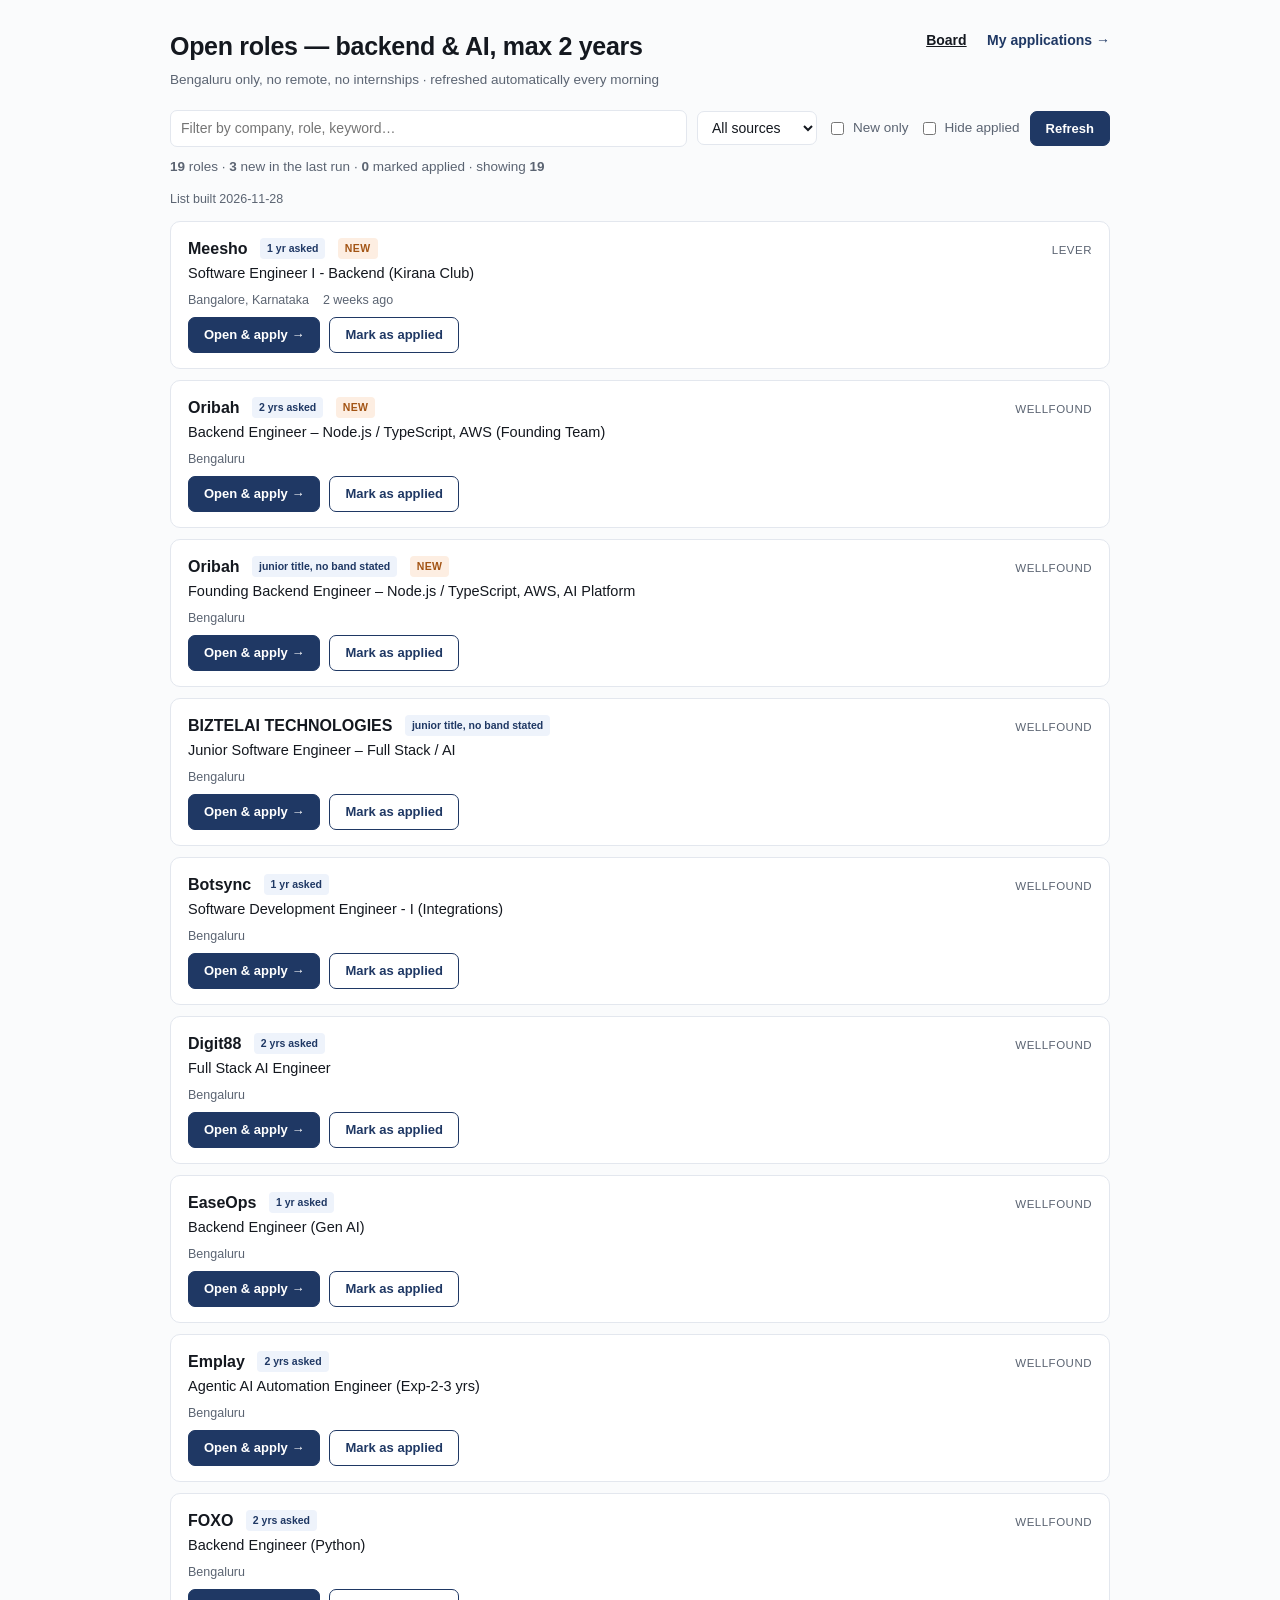
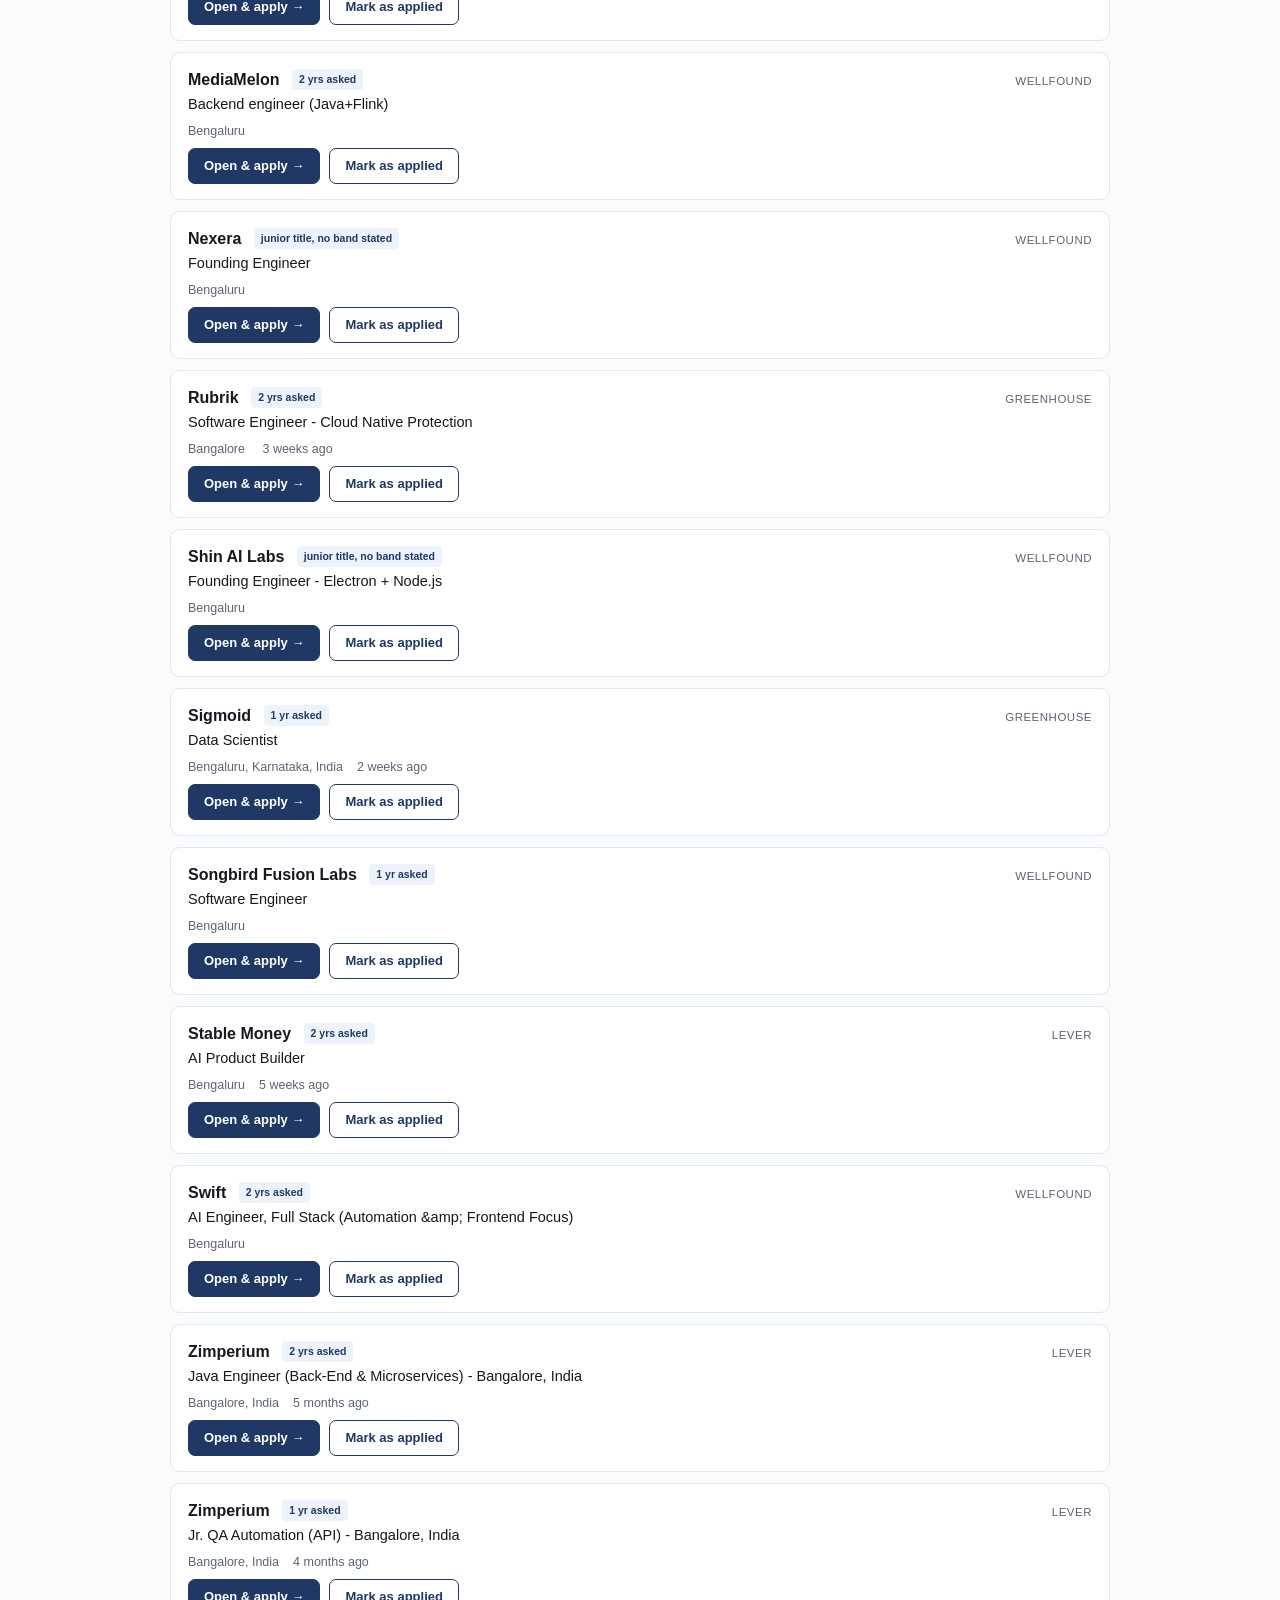
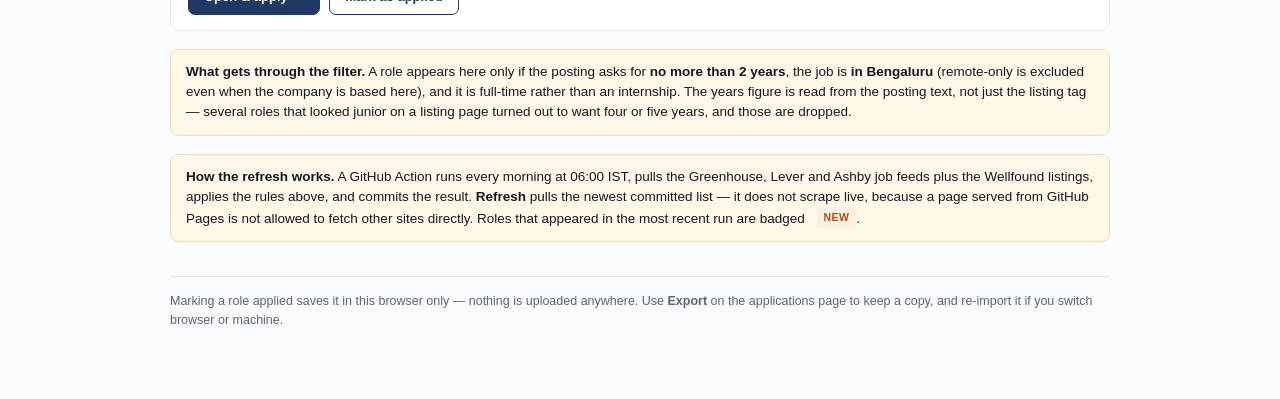
<file: index.html>
<!DOCTYPE html>
<html lang="en">
<head>
<meta charset="utf-8">
<meta name="viewport" content="width=device-width, initial-scale=1">
<title>Job board — 0–2 yr backend &amp; AI, India</title>
<link rel="stylesheet" href="assets/style.css">
</head>
<body>
<div class="wrap">

  <header class="top">
    <div>
      <h1>Open roles — backend &amp; AI, max 2 years</h1>
      <p class="sub">Bengaluru only, no remote, no internships · refreshed automatically every morning</p>
    </div>
    <nav>
      <a class="here" href="index.html">Board</a>
      <a href="applied.html">My applications →</a>
    </nav>
  </header>

  <div class="bar">
    <input type="search" id="q" placeholder="Filter by company, role, keyword…" aria-label="Search roles">
    <select id="f-source" aria-label="Filter by source"><option value="">All sources</option></select>
    <label class="chk"><input type="checkbox" id="f-new"> New only</label>
    <label class="chk"><input type="checkbox" id="f-hide"> Hide applied</label>
    <button id="refresh">Refresh</button>
  </div>

  <p class="stats" id="stats">Loading…</p>
  <p class="stamp" id="stamp"></p>

  <div id="list" class="list"></div>
  <p class="empty" id="empty" hidden>Nothing matches those filters.</p>

  <div class="note">
    <b>What gets through the filter.</b> A role appears here only if the posting asks for
    <b>no more than 2 years</b>, the job is <b>in Bengaluru</b> (remote-only is excluded even when the
    company is based here), and it is full-time rather than an internship. The years figure is read
    from the posting text, not just the listing tag — several roles that looked junior on a listing
    page turned out to want four or five years, and those are dropped.
  </div>

  <div class="note">
    <b>How the refresh works.</b> A GitHub Action runs every morning at 06:00 IST, pulls the
    Greenhouse, Lever and Ashby job feeds plus the Wellfound listings, applies the rules above, and
    commits the result. <b>Refresh</b> pulls the newest committed list — it does not scrape live,
    because a page served from GitHub Pages is not allowed to fetch other sites directly. Roles that
    appeared in the most recent run are badged <span class="tag new">new</span>.
  </div>

  <footer>
    Marking a role applied saves it in this browser only — nothing is uploaded anywhere.
    Use <b>Export</b> on the applications page to keep a copy, and re-import it if you switch
    browser or machine.
  </footer>

</div>
<script src="assets/app.js"></script>
<script>initBoard();</script>
</body>
</html>
</file>
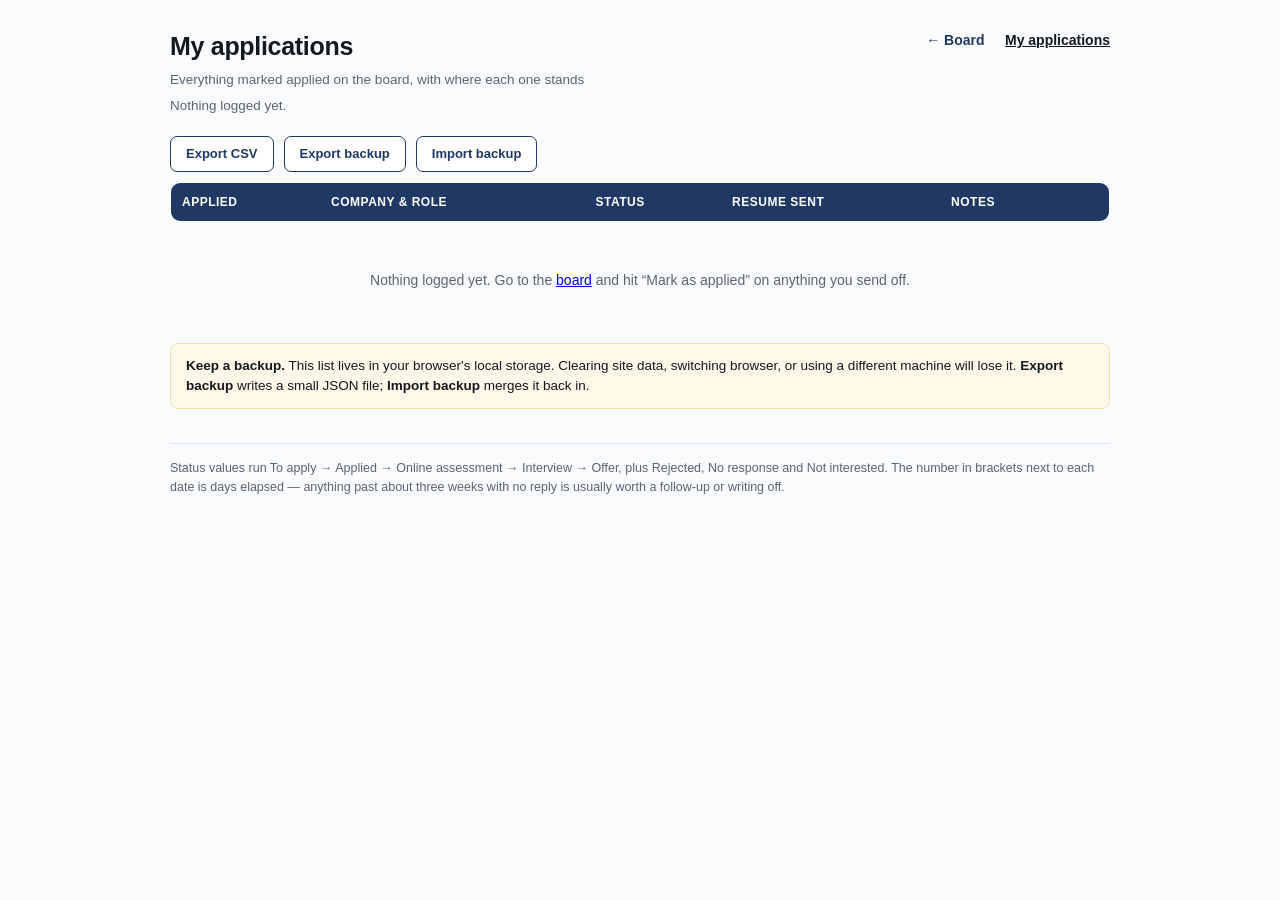
<file: applied.html>
<!DOCTYPE html>
<html lang="en">
<head>
<meta charset="utf-8">
<meta name="viewport" content="width=device-width, initial-scale=1">
<title>My applications</title>
<link rel="stylesheet" href="assets/style.css">
</head>
<body>
<div class="wrap">

  <header class="top">
    <div>
      <h1>My applications</h1>
      <p class="sub">Everything marked applied on the board, with where each one stands</p>
    </div>
    <nav>
      <a href="index.html">← Board</a>
      <a class="here" href="applied.html">My applications</a>
    </nav>
  </header>

  <p class="stats" id="stats">Loading…</p>

  <div class="bar">
    <button class="ghost" id="export-csv">Export CSV</button>
    <button class="ghost" id="export-json">Export backup</button>
    <label class="btn ghost" for="import-json" style="cursor:pointer">Import backup</label>
    <input type="file" id="import-json" accept="application/json" hidden>
  </div>

  <table>
    <thead>
      <tr>
        <th>Applied</th><th>Company &amp; role</th><th>Status</th>
        <th>Resume sent</th><th>Notes</th><th></th>
      </tr>
    </thead>
    <tbody id="rows"></tbody>
  </table>
  <p class="empty" id="empty" hidden>
    Nothing logged yet. Go to the <a href="index.html">board</a> and hit
    “Mark as applied” on anything you send off.
  </p>

  <div class="note">
    <b>Keep a backup.</b> This list lives in your browser's local storage. Clearing site data,
    switching browser, or using a different machine will lose it. <b>Export backup</b> writes a
    small JSON file; <b>Import backup</b> merges it back in.
  </div>

  <footer>
    Status values run To apply → Applied → Online assessment → Interview → Offer, plus Rejected,
    No response and Not interested. The number in brackets next to each date is days elapsed —
    anything past about three weeks with no reply is usually worth a follow-up or writing off.
  </footer>

</div>
<script src="assets/app.js"></script>
<script>initApplied();</script>
</body>
</html>
</file>
<file: assets/style.css>
:root {
  --ink: #14181f; --mute: #5b6472; --line: #e3e7ee; --accent: #1f3864;
  --bg: #fafbfc; --ok: #1d6b38; --new: #a35414;
}
* { box-sizing: border-box; }
body {
  font-family: -apple-system, BlinkMacSystemFont, "Segoe UI", Helvetica, Arial, sans-serif;
  color: var(--ink); background: var(--bg); margin: 0;
  padding: 28px 20px 70px; line-height: 1.5;
}
.wrap { max-width: 940px; margin: 0 auto; }

header.top { display: flex; justify-content: space-between; align-items: flex-start;
  gap: 16px; flex-wrap: wrap; margin-bottom: 4px; }
h1 { font-size: 25px; margin: 0 0 4px; letter-spacing: -0.3px; }
.sub { color: var(--mute); font-size: 13.5px; margin: 0; }
nav a { color: var(--accent); font-size: 14px; text-decoration: none; font-weight: 600;
  margin-left: 16px; }
nav a:hover { text-decoration: underline; }
nav a.here { color: var(--ink); text-decoration: underline; }

.bar { display: flex; gap: 10px; align-items: center; flex-wrap: wrap;
  margin: 20px 0 10px; }
input[type=search], input[type=text], select {
  font: inherit; font-size: 14px; padding: 7px 10px; border: 1px solid var(--line);
  border-radius: 7px; background: #fff; color: var(--ink);
}
input[type=search] { min-width: 230px; flex: 1 1 230px; }
label.chk { font-size: 13.5px; color: var(--mute); display: inline-flex; align-items: center;
  gap: 6px; cursor: pointer; white-space: nowrap; }

button, .btn {
  font: inherit; font-size: 13px; font-weight: 600; padding: 7px 15px; border-radius: 7px;
  border: 1.5px solid var(--accent); background: var(--accent); color: #fff;
  cursor: pointer; text-decoration: none; display: inline-block;
}
button:hover, .btn:hover { background: #2c4f8f; border-color: #2c4f8f; }
button:disabled { opacity: 0.55; cursor: default; }
.btn.ghost, button.ghost { background: #fff; color: var(--accent); }
.btn.ghost:hover, button.ghost:hover { background: #eef3fb; }
.btn.link { background: none; border: none; color: var(--accent); padding: 7px 4px;
  text-decoration: underline; }
.linkbtn { background: none; border: none; color: #a1252a; padding: 0; font-size: 13px;
  text-decoration: underline; cursor: pointer; font-weight: 500; }

.stats { font-size: 13.5px; color: var(--mute); margin: 6px 0 2px; }
.stamp { font-size: 12.5px; color: var(--mute); }

.card { background: #fff; border: 1px solid var(--line); border-radius: 10px;
  padding: 15px 17px; margin-bottom: 11px; }
.card.done { opacity: 0.62; }
.card.err { border-color: #e8b4b4; background: #fff6f6; }
.chead { display: flex; justify-content: space-between; align-items: baseline; gap: 12px; }
.co { font-weight: 700; font-size: 16px; }
.src { font-size: 11.5px; color: var(--mute); text-transform: uppercase; letter-spacing: 0.5px; }
.role { font-size: 14.5px; margin-top: 2px; }
.meta { color: var(--mute); font-size: 12.5px; margin: 6px 0 8px; }
.meta span { margin-right: 14px; white-space: nowrap; }
.why { font-size: 13.5px; color: #39404d; margin: 0 0 11px; }
.actions { display: flex; gap: 9px; align-items: center; flex-wrap: wrap; }

.tag { display: inline-block; font-size: 10.5px; font-weight: 700; letter-spacing: 0.4px;
  text-transform: uppercase; padding: 2.5px 7px; border-radius: 4px; margin-left: 8px;
  vertical-align: 2px; }
.tag.new { background: #fdeee2; color: var(--new); }
.tag.ok { background: #e8f6ec; color: var(--ok); }
.tag.yrs { background: #eef3fb; color: var(--accent); text-transform: none;
  letter-spacing: 0; font-weight: 600; }

table { width: 100%; border-collapse: collapse; background: #fff; font-size: 13.5px;
  border: 1px solid var(--line); border-radius: 10px; overflow: hidden; }
th { background: var(--accent); color: #fff; text-align: left; font-size: 12px;
  text-transform: uppercase; letter-spacing: 0.5px; padding: 10px 11px; }
td { padding: 10px 11px; border-top: 1px solid var(--line); vertical-align: top; }
td input[type=text], td input { width: 100%; font-size: 13px; }
td select { font-size: 13px; padding: 5px 7px; }
.nowrap { white-space: nowrap; }
.mute { color: var(--mute); font-size: 12.5px; }

.note { background: #fff8e8; border: 1px solid #f0dfb4; border-radius: 8px;
  padding: 12px 15px; font-size: 13.5px; margin: 18px 0; }
.empty { text-align: center; color: var(--mute); padding: 34px 10px; font-size: 14px; }
code { background: #eef1f5; padding: 1px 5px; border-radius: 4px; font-size: 12.5px; }
footer { margin-top: 34px; padding-top: 15px; border-top: 1px solid var(--line);
  color: var(--mute); font-size: 12.5px; }
[aria-busy=true] { opacity: 0.5; }
</file>
